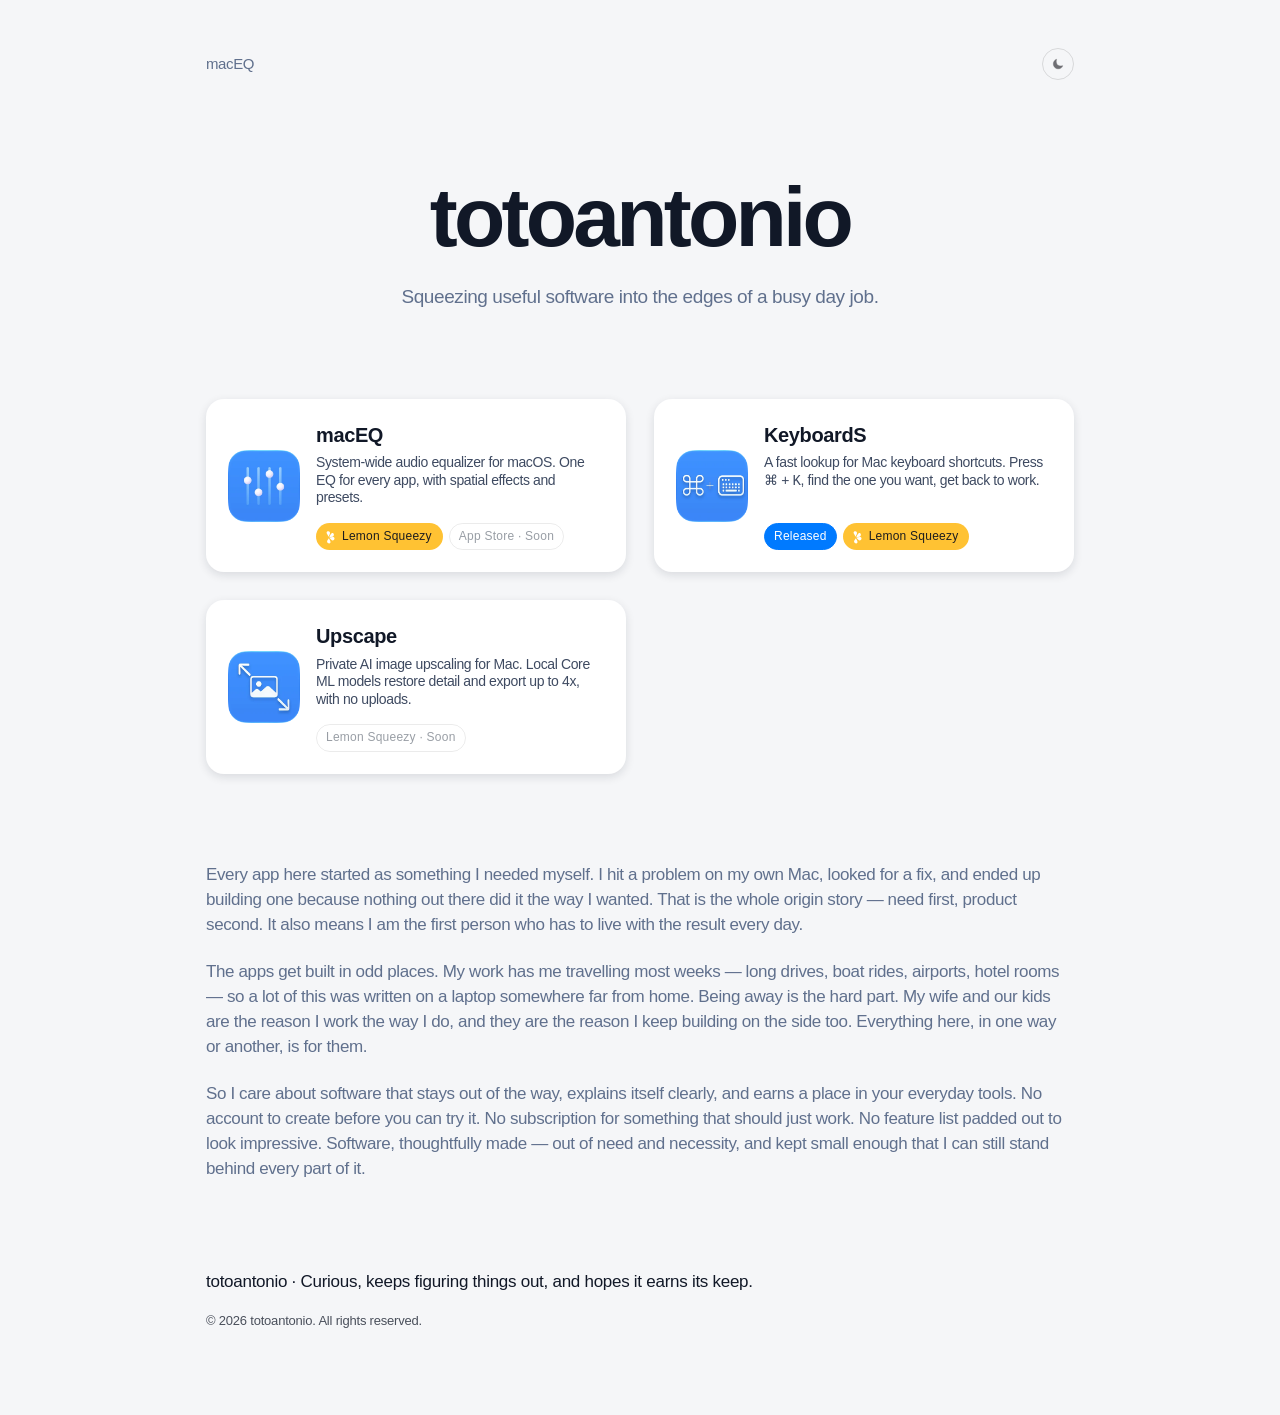
<file: author.html>
<!DOCTYPE html>
<html lang="en">
<head>
<meta charset="UTF-8">
<meta name="viewport" content="width=device-width, initial-scale=1">
<title>totoantonio — Squeezing useful software into the edges of a busy day job.</title>
<meta name="description" content="totoantonio - Squeezing useful software into the edges of a busy day job.">
<link rel="canonical" href="https://maceq-equalizer.pages.dev/author.html">
<meta name="theme-color" content="#FFFFFF">
<link rel="stylesheet" href="theme.css">
<script src="theme.js"></script>
<style>
  :root {
    color-scheme: light dark;
    --bg: #FFFFFF;
    --text: #1D1D1F;
    --muted: #6E6E73;
    --line: rgba(0, 0, 0, .12);
    --blue: #007AFF;
  }

  :root[data-theme="dark"] {
    --bg: #101114;
    --text: #F5F5F7;
    --muted: #98989D;
    --line: rgba(255, 255, 255, .14);
    --blue: #0A84FF;
  }

  /* Page-local palette so the theme toggle actually changes this page. */
  :root,
  :root[data-theme="light"] {
    --page-bg: #F5F6F8;
    --page-text: #111827;
    --page-soft: #60708D;
    --card-bg: #FFFFFF;
    --card-text: #3E4A61;
    --card-shadow: rgba(17, 24, 39, .12);
    --card-shadow-hover: rgba(17, 24, 39, .16);
    --pill-bg: #E8EAED;
    --pill-text: #626A75;
  }

  :root[data-theme="dark"] {
    --page-bg: #101114;
    --page-text: #F5F5F7;
    --page-soft: #9AA6BC;
    --card-bg: #1C1D21;
    --card-text: #B4BECD;
    --card-shadow: rgba(0, 0, 0, .5);
    --card-shadow-hover: rgba(0, 0, 0, .62);
    --pill-bg: #2C2E34;
    --pill-text: #A8B0BD;
  }

  * { box-sizing: border-box; }

  .sf-symbol {
    display: inline-block;
    width: 1em;
    height: 1em;
    flex: 0 0 auto;
    background: currentColor;
    -webkit-mask: var(--sf) center / contain no-repeat;
    mask: var(--sf) center / contain no-repeat;
  }

  body {
    max-width: 1240px;
    margin: 0 auto;
    padding: 48px 32px 72px;
    background: var(--page-bg);
    color: var(--page-text);
    font-family: -apple-system, BlinkMacSystemFont, "SF Pro Text", "Google Sans", "Segoe UI", sans-serif;
    font-size: 17px;
    line-height: 1.4706;
    letter-spacing: -.022em;
    -webkit-font-smoothing: antialiased;
    text-rendering: optimizeLegibility;
  }

  a { color: inherit; }

  nav {
    display: flex;
    flex-wrap: wrap;
    justify-content: center;
    gap: 24px;
    margin-bottom: 56px;
    font-size: 15px;
  }

  nav a {
    color: var(--muted);
    text-decoration: none;
  }

  nav a:hover { color: var(--text); }

  .author-nav {
    display: flex;
    align-items: center;
    justify-content: space-between;
    max-width: 868px;
    margin: 0 auto 96px;
  }

  .author-home {
    color: var(--page-soft);
    font-size: 15px;
    text-decoration: none;
  }

  .author-home:hover {
    color: var(--page-text);
  }

  .author-intro {
    max-width: 900px;
    margin: 0 auto 88px;
    text-align: center;
  }

  .author-kicker {
    display: none;
  }

  .author-intro h1 {
    margin: 0;
    color: var(--page-text);
    text-align: center;
    font-size: clamp(42px, 7vw, 84px);
    line-height: .98;
    letter-spacing: -.045em;
  }

  .author-role {
    max-width: none;
    margin: 26px 0 0;
    color: var(--page-soft);
    font-size: clamp(15px, 1.8vw, 19px);
    line-height: 1.4;
    letter-spacing: -.022em;
  }

  .author-section {
    max-width: 868px;
    margin: 0 auto;
    padding: 0;
    border: 0;
  }

  .author-section h2 {
    display: none;
  }

  .author-work {
    display: grid;
    grid-template-columns: repeat(2, minmax(0, 420px));
    justify-content: center;
    gap: 28px;
    margin: 0;
    padding: 0;
    list-style: none;
  }

  .author-work li {
    position: relative;
    top: 0;
    margin: 0;
    padding: 0;
    border: 0;
    border-radius: 18px;
    background: var(--card-bg);
    box-shadow: 0 3px 10px var(--card-shadow);
    /* `top` instead of `transform`: a transform promotes the card to its own
       layer and re-rasterizes the text at fractional pixels, which reads as
       blur on hover. */
    transition: box-shadow .2s ease, top .2s ease;
  }

  .author-work li:hover {
    top: -2px;
    box-shadow: 0 8px 22px var(--card-shadow-hover);
  }

  .author-work a {
    display: grid;
    grid-template-columns: 72px 1fr;
    align-items: stretch;
    gap: 16px;
    min-height: 132px;
    height: 100%;
    padding: 22px;
    color: var(--page-text);
    font-weight: 400;
    text-decoration: none;
  }

  /* theme.css fades any `li a` to .6 on hover — that washes the whole card
     out. The card lifts instead. */
  .author-work a:hover {
    opacity: 1;
  }

  .work-logo {
    width: 72px;
    height: 72px;
    flex: 0 0 auto;
    align-self: center;
    border-radius: 16px;
  }

  .work-copy {
    display: flex;
    flex-direction: column;
    gap: 4px;
  }

  .work-status {
    display: inline-flex;
    align-items: center;
    gap: 6px;
    width: fit-content;
    /* auto pushes it to the card floor; the description's margin keeps a
       minimum gap when there is no slack to take. */
    margin-top: auto;
    padding: 4px 9px;
    /* Transparent border keeps every pill the same height as the outlined one. */
    border: 1px solid transparent;
    border-radius: 999px;
    background: var(--pill-bg);
    color: var(--pill-text);
    font-size: 12px;
    font-weight: 400;
    letter-spacing: .02em;
  }

  /* Two pills sit side by side; the row takes the auto margin instead. */
  .work-status-row {
    display: flex;
    flex-wrap: wrap;
    gap: 6px;
    margin-top: auto;
  }

  .work-status-row .work-status {
    margin-top: 0;
  }

  .work-status-lemon {
    padding: 4px 10px 4px 5px;
    background: #FFC233;
    color: #1D1D1F;
  }

  /* Shipping now — the one pill that gets full colour. */
  .work-status-released {
    background: #007AFF;
    border-color: #007AFF;
    color: #FFFFFF;
  }

  /* Not shipped there yet — reads as inactive next to the live one. */
  .work-status-pending {
    background: transparent;
    border: 1px solid var(--line);
    color: var(--pill-text);
    opacity: .65;
  }

  .work-status img {
    width: 14px;
    height: 14px;
    flex: 0 0 auto;
  }

  .author-work strong {
    font-size: 20px;
    font-weight: 600;
  }

  .work-copy > span:not(.work-status):not(.work-status-row) {
    margin-bottom: 12px;
    color: var(--card-text);
    font-size: 14px;
    font-weight: 400;
    line-height: 1.25;
  }

  .author-note {
    max-width: 868px;
    margin: 88px auto 0;
    color: var(--page-soft);
    font-size: 17px;
    text-align: left;
    line-height: 1.4706;
  }

  .author-note + .author-note {
    margin-top: 22px;
  }

  footer {
    max-width: 868px;
    margin: 88px auto 0;
    text-align: left;
  }

  @media (max-width: 520px) {
    .author-page { padding: 28px 18px 52px; }
    .author-nav { margin-bottom: 62px; }
    .author-intro { margin-bottom: 56px; }
    .author-work { grid-template-columns: 1fr; }
    .author-work a { grid-template-columns: 72px 1fr; align-items: flex-start; gap: 16px; min-height: 0; padding: 22px; }
    .work-logo { width: 72px; height: 72px; border-radius: 16px; }
    .author-work strong { font-size: 22px; }
    .work-copy > span:not(.work-status):not(.work-status-row) { display: block; margin-top: 5px; font-size: 16px; text-align: left; }
  }
</style>
</head>
<body class="author-page">

<div class="author-nav">
  <a class="author-home" href="index.html">macEQ</a>
  <button class="theme-toggle" type="button" aria-label="Switch appearance" title="Change appearance">
    <span class="sf-symbol theme-sun" style="--sf:url('Assets/Symbols/sun.max.png')" aria-hidden="true"></span>
    <span class="sf-symbol theme-moon" style="--sf:url('Assets/Symbols/moon.png')" aria-hidden="true"></span>
  </button>
</div>

<main>
  <section class="author-intro">
    <p class="author-kicker">With time to tinker</p>
    <h1>totoantonio</h1>
    <p class="author-role">Squeezing useful software into the edges of a busy day job.</p>
  </section>

  <section class="author-section" aria-labelledby="selected-work">
    <h2 id="selected-work">Selected work</h2>
    <ul class="author-work">
      <li><a href="index.html"><img class="work-logo" src="Assets/optimized/maceq-icon-256.webp" width="52" height="52" decoding="async" alt="macEQ app icon"><span class="work-copy"><strong>macEQ</strong><span>System-wide audio equalizer for macOS. One EQ for every app, with spatial effects and presets.</span><span class="work-status-row"><span class="work-status work-status-lemon"><img src="Assets/lemon-squeezy-mark.svg" width="14" height="14" alt="">Lemon Squeezy</span><span class="work-status work-status-pending">App Store · Soon</span></span></span></a></li>
      <li><a href="keyboards.html"><img class="work-logo" src="Assets/optimized/keyboards-icon-256.webp" width="52" height="52" decoding="async" alt="KeyboardS app icon"><span class="work-copy"><strong>KeyboardS</strong><span>A fast lookup for Mac keyboard shortcuts. Press <kbd>⌘</kbd> + <kbd>K</kbd>, find the one you want, get back to work.</span><span class="work-status-row"><span class="work-status work-status-released">Released</span><span class="work-status work-status-lemon"><img src="Assets/lemon-squeezy-mark.svg" width="14" height="14" alt="">Lemon Squeezy</span></span></span></a></li>
      <li><a href="upscape.html"><img class="work-logo" src="Assets/optimized/upscape-icon-256.webp" width="52" height="52" decoding="async" alt="Upscape app icon"><span class="work-copy"><strong>Upscape</strong><span>Private AI image upscaling for Mac. Local Core ML models restore detail and export up to 4x, with no uploads.</span><span class="work-status-row"><span class="work-status work-status-pending">Lemon Squeezy · Soon</span></span></span></a></li>
    </ul>
  </section>

  <p class="author-note">Every app here started as something I needed myself. I hit a problem on my own Mac, looked for a fix, and ended up building one because nothing out there did it the way I wanted. That is the whole origin story — need first, product second. It also means I am the first person who has to live with the result every day.</p>
  <p class="author-note">The apps get built in odd places. My work has me travelling most weeks — long drives, boat rides, airports, hotel rooms — so a lot of this was written on a laptop somewhere far from home. Being away is the hard part. My wife and our kids are the reason I work the way I do, and they are the reason I keep building on the side too. Everything here, in one way or another, is for them.</p>
  <p class="author-note">So I care about software that stays out of the way, explains itself clearly, and earns a place in your everyday tools. No account to create before you can try it. No subscription for something that should just work. No feature list padded out to look impressive. Software, thoughtfully made — out of need and necessity, and kept small enough that I can still stand behind every part of it.</p>
</main>

<footer>
  <p>totoantonio · Curious, keeps figuring things out, and hopes it earns its keep.</p>
  <p class="copyright">© 2026 totoantonio. All rights reserved.</p>
</footer>

</body>
</html>
</file>
<file: theme.css>
/* ---------------------------------------------------------------
   Shared enhancements: web font, theme toggle, scroll reveal.
   Loaded after each page's inline <style>, so it wins on conflict.
   --------------------------------------------------------------- */

html {
  overflow-x: hidden;
}

/* Apple devices resolve -apple-system first and never reach the web font.
   Everything else falls through to Google Sans. */
body {
  font-family: -apple-system, BlinkMacSystemFont, "SF Pro Text", "Google Sans",
    "Segoe UI", Roboto, "Helvetica Neue", Helvetica, Arial, sans-serif;
}

/* ---------- Type scale ----------
   Values taken from Apple Support's own stylesheet (app-ac.css):
   body 17/1.4706/-.022em · h1 48/1.0835/-.003em · h2 40/1.1/0 · h3 32/1.125/+.004em
   Tracking loosens as type shrinks, and turns positive below 40px.
   Sizes scale down on small screens, as Apple's own breakpoints do.        */

body {
  font-size: 17px;
  line-height: 1.4706;
  letter-spacing: -.022em;
}

h1 {
  font-size: clamp(34px, 6.2vw, 48px);
  line-height: 1.0835;
  letter-spacing: -.003em;
  font-weight: 600;
}

h2 {
  font-size: clamp(28px, 5vw, 40px);
  line-height: 1.1;
  letter-spacing: 0em;
  font-weight: 600;
}

h3 {
  font-size: clamp(24px, 3.6vw, 32px);
  line-height: 1.125;
  letter-spacing: .004em;
  font-weight: 600;
}

/* Apple's 21px intro size, with its matching tracking. */
.tagline,
.lede {
  font-size: clamp(19px, 2.5vw, 21px);
  line-height: 1.381;
  letter-spacing: .011em;
}

/* Small print: Apple's 14px caption tracking. */
.requirements,
.copyright,
figcaption,
footer,
nav {
  letter-spacing: -.016em;
}

/* Headline symbols scale with the larger headings. */
h2 .sf-symbol {
  width: clamp(30px, 4.8vw, 50px);
  height: clamp(30px, 4.8vw, 50px);
}

/* ---------- Vertical rhythm: wide between topics, tight within ---------- */

h2 {
  margin-top: clamp(64px, 9vw, 96px);
  margin-bottom: 14px;
  /* A hairline gives structure without adding an object. */
  padding-top: clamp(30px, 4vw, 44px);
  border-top: 1px solid var(--line);
}

/* The first heading on a page needs no rule above it. */
main > h2:first-of-type,
h1 + h2 {
  border-top: 0;
  padding-top: 0;
}

h3 {
  margin-top: 34px;
  margin-bottom: 6px;
}

figure {
  margin-top: clamp(40px, 6vw, 60px);
  margin-bottom: clamp(40px, 6vw, 60px);
}

/* The screenshots are cropped to the window edge, so they span the same
   width as the body text. The caption sits right under the window. */
figcaption {
  margin-top: 14px;
}

/* ---------- Hero: a more confident app icon ---------- */

.app-icon {
  width: 168px;
  height: 168px;
}

.logo-lockup {
  position: relative;
  width: fit-content;
  margin: 0 auto 28px;
}

.logo-lockup .app-icon {
  margin: 0;
}

.platform-badge {
  display: flex;
  align-items: center;
  justify-content: center;
  width: auto;
  min-height: 0;
  gap: 7px;
  margin: 0;
  padding: 3px 9px;
  border: 1px solid rgba(255, 255, 255, .12);
  border-radius: 999px;
  background: #1D1D1F;
  color: #F5F5F7;
  font-size: 10px;
  font-weight: 600;
  letter-spacing: .09em;
  line-height: 1.5;
  transition: opacity .2s ease;
}

.logo-lockup .platform-badge {
  position: absolute;
  top: -7px;
  right: -9px;
  z-index: 1;
  white-space: nowrap;
}

.platform-badge:hover { opacity: .85; }

@media (max-width: 520px) {
  .app-icon { width: 132px; height: 132px; }
  .logo-lockup { margin-bottom: 20px; }
}

/* ---------- Links: inherit the text colour, never underlined ---------- */

a,
a:hover,
a:visited {
  color: inherit;
  text-decoration: none;
}

/* Inline links inside body copy stay findable through weight, not colour. */
p a,
li a {
  font-weight: 600;
  transition: opacity .2s ease;
}

p a:hover,
li a:hover,
footer a:hover {
  opacity: .6;
}

/* ---------- Manual theme override ---------- */

:root[data-theme="light"] {
  color-scheme: light;
  --bg: #FFFFFF;
  --bg-2: #F5F5F7;
  --text: #1D1D1F;
  --muted: #6E6E73;
  --line: rgba(0, 0, 0, .12);
  --blue: #007AFF;
}

:root[data-theme="dark"] {
  color-scheme: dark;
  --bg: #1C1C1E;
  --bg-2: #232326;
  --text: #F5F5F7;
  --muted: #98989D;
  --line: rgba(255, 255, 255, .14);
  --blue: #0A84FF;
}

body {
  transition: background-color .25s ease, color .25s ease;
}

/* ---------- Nav: always a single line ---------- */

nav {
  flex-wrap: nowrap;
  align-items: center;
  /* Gap and type shrink with the viewport before anything can wrap. */
  gap: clamp(11px, 3.1vw, 24px);
  font-size: clamp(12.5px, 3.1vw, 15px);
  /* Last resort on very narrow screens: scroll sideways, never stack. */
  overflow-x: auto;
  scrollbar-width: none;
  -ms-overflow-style: none;
}

nav::-webkit-scrollbar { display: none; }

nav a {
  white-space: nowrap;
  flex: 0 0 auto;
}

/* On phones, drop the two sections that are easiest to reach by scrolling. */
@media (max-width: 600px) {
  nav a[href*="#presets"],
  nav a[href*="#guide"] {
    display: none;
  }
}

/* ---------- Theme toggle ---------- */

.theme-toggle {
  width: 32px;
  height: 32px;
  flex: 0 0 auto;
  display: grid;
  place-items: center;
  padding: 0;
  border: 1px solid var(--line);
  border-radius: 50%;
  background: transparent;
  color: var(--muted);
  cursor: pointer;
  transition: color .2s ease, border-color .2s ease, transform .2s ease;
}

.theme-toggle:hover {
  color: var(--text);
  border-color: var(--text);
  transform: rotate(-15deg);
}

.theme-toggle .sf-symbol {
  width: 16px;
  height: 16px;
}

/* Show the icon for the theme you would switch TO. */
.theme-toggle .theme-sun { display: none; }
.theme-toggle .theme-moon { display: inline-block; }

@media (prefers-color-scheme: dark) {
  :root:not([data-theme="light"]) .theme-toggle .theme-sun { display: inline-block; }
  :root:not([data-theme="light"]) .theme-toggle .theme-moon { display: none; }
}

:root[data-theme="dark"] .theme-toggle .theme-sun { display: inline-block; }
:root[data-theme="dark"] .theme-toggle .theme-moon { display: none; }
:root[data-theme="light"] .theme-toggle .theme-sun { display: none; }
:root[data-theme="light"] .theme-toggle .theme-moon { display: inline-block; }

/* ---------- "SOON" overlay on the App Store badge ---------- */

.badge-soon {
  position: relative;
  cursor: default;
}

/* Small pill pinned to the badge's top-right corner. */
.badge-soon::after {
  content: attr(data-soon);
  position: absolute;
  top: -7px;
  right: -9px;
  padding: 3px 9px;
  border-radius: 980px;
  background: var(--blue);
  color: #fff;
  font-size: 10px;
  font-weight: 700;
  letter-spacing: .09em;
  line-height: 1.5;
  white-space: nowrap;
}

/* Same pill, but for a badge that actually links somewhere. */
.badge-live {
  cursor: pointer;
}

.badge-live::after {
  background: #34C759;
}

:root[data-theme="dark"] .badge-live::after {
  background: #30D158;
  color: #0B1A0F;
}

.copyright {
  margin-top: 10px;
  font-size: 13px;
  opacity: .75;
}

/* ---------- Scroll reveal ---------- */

.reveal {
  opacity: 0;
  transform: translateY(18px);
  /* Apple's motion: leaves quickly, settles slowly. */
  transition: opacity .5s cubic-bezier(.28, .11, .32, 1),
              transform .5s cubic-bezier(.28, .11, .32, 1);
  will-change: opacity, transform;
}

.reveal.visible {
  opacity: 1;
  transform: none;
}

/* Screenshots get a slightly larger, slower entrance. */
figure.reveal {
  transform: translateY(26px) scale(.99);
}

figure.reveal.visible {
  transform: none;
}

/* ---------- Hero spacing: keep the badge above the fold ---------- */

@media (max-height: 720px), (max-width: 520px) {
  nav { margin-bottom: 34px; }
  .app-icon { width: 132px; height: 132px; margin-bottom: 20px; }
  .download { margin-top: 24px; }
}

/* ---------- Respect reduced motion ---------- */

.download.guide-download {
  margin-top: 48px;
}

.download-options {
  display: flex;
  align-items: center;
  justify-content: center;
  gap: 12px;
}

.lemon-badge {
  display: inline-flex;
  align-items: center;
  justify-content: center;
  gap: 8px;
  width: 180px;
  height: 60px;
  padding: 0 12px;
  border-radius: 8px;
  background: #FFC233;
  color: #1D1D1F;
  text-align: center;
  transition: opacity .2s ease;
}

.lemon-badge:hover { opacity: .85; }

.lemon-badge img {
  width: 28px;
  height: 28px;
  flex: 0 0 auto;
}

.lemon-badge-copy {
  display: flex;
  flex-direction: column;
  align-items: flex-start;
  line-height: 1;
  white-space: nowrap;
}

.lemon-badge-copy > span {
  font-size: 10px;
  font-weight: 400;
  letter-spacing: .02em;
}

.lemon-badge-copy strong {
  margin-top: 3px;
  font-size: 16px;
  font-weight: 500;
  letter-spacing: -.02em;
}

@media (max-width: 520px) {
  .download-options {
    gap: 8px;
    align-items: stretch;
  }

  .download-options > * {
    width: calc((100% - 8px) / 2);
    min-width: 0;
  }

  /* Both badges share the App Store artwork's 3:1 ratio so their
     boxes are exactly the same size at any phone width. */
  .download-options .badge {
    display: flex;
    aspect-ratio: 3 / 1;
  }

  .download-options .badge img {
    width: 100%;
    height: 100%;
    object-fit: contain;
  }

  .download-options .lemon-badge {
    height: auto;
    aspect-ratio: 3 / 1;
    padding: 0 6px;
    gap: 5px;
  }

  .download-options .lemon-badge img {
    width: 22px;
    height: 22px;
  }

  .download-options .lemon-badge-copy > span {
    font-size: 8px;
  }

  .download-options .lemon-badge-copy strong {
    font-size: 15px;
  }
}

@media (prefers-reduced-motion: reduce) {
  .reveal,
  figure.reveal {
    opacity: 1;
    transform: none;
    transition: none;
  }
  .theme-toggle:hover { transform: none; }
  body { transition: none; }
}
</file>
